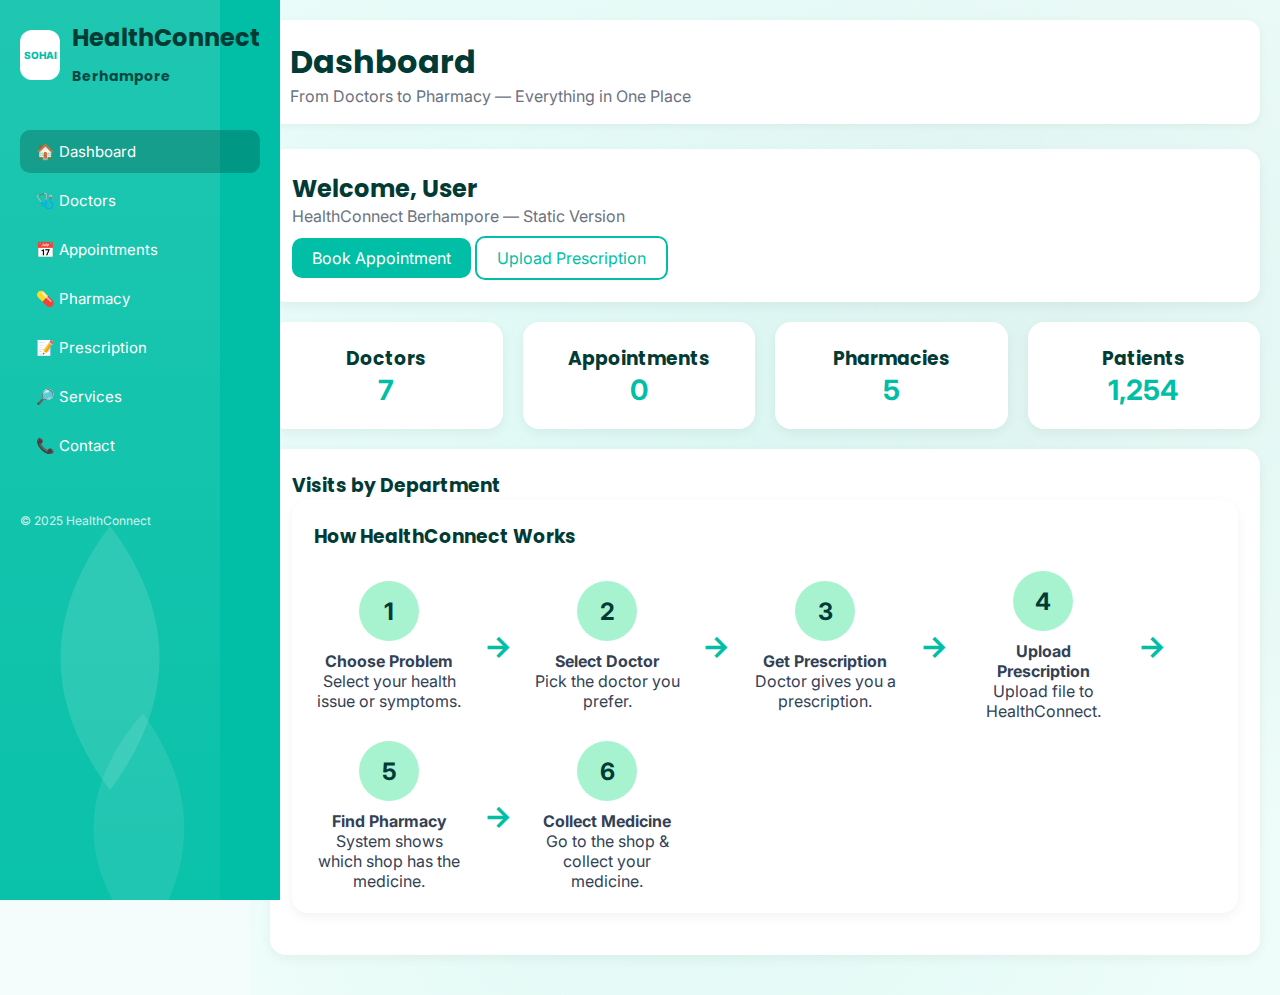
<file: index.html>
<!DOCTYPE html>
<html lang="en">
<head>
    <meta charset="UTF-8">
    <meta name="viewport" content="width=device-width, initial-scale=1.0">
    <title>HealthConnect Berhampore — Dashboard</title>

    
    <link href="https://fonts.googleapis.com/css2?family=Poppins:wght@600;700&family=Inter:wght@300;400;500;600&display=swap" rel="stylesheet">

   
    <link rel="stylesheet" href="css/style.css">
   <link rel="icon" type="image/png" href="photos/favicon1.png">


   

</head>

<body>

    
    <input type="checkbox" id="menu-toggle">

   
    <aside class="sidebar">
        <div class="brand">
            <div class="logo">SOHAI</div>
            <h2>HealthConnect<br><span>Berhampore</span></h2>
        </div>

        <nav class="menu">
            <a href="index.html" class="active">🏠 Dashboard</a>
            <a href="doctors.html">🩺 Doctors</a>
            <a href="appointments.html">📅 Appointments</a>
            <a href="pharmacy.html">💊 Pharmacy</a>
            <a href="prescription.html">📝 Prescription</a>
            <a href="services.html">🔎 Services</a>
            <a href="contact.html">📞 Contact</a>
        </nav>

        <p class="sidebar-footer">© 2025 HealthConnect</p>
    </aside>

    
    <main class="main-content">

       
        <header class="topbar">
            <label for="menu-toggle" class="menu-btn">☰</label>
            <div>
                <h1>Dashboard</h1>
                <p class="muted">From Doctors to Pharmacy — Everything in One Place</p>
            </div>
            
        </header>

        <section class="content-area">

            
            <div class="card welcome">
                <div>
                    <h2>Welcome, User</h2>
                    <p class="muted">HealthConnect Berhampore — Static Version</p>
                    <a href="appointments.html" class="btn">Book Appointment</a>
                    <a href="prescription.html" class="btn ghost">Upload Prescription</a>
                </div>

                
            </div>

          
            <div class="stats-grid">
                <div class="card stat">
                    <h3>Doctors</h3>
                    <p class="stat-number">7</p>
                </div>
                <div class="card stat">
                    <h3>Appointments</h3>
                    <p class="stat-number">0</p>
                </div>
                <div class="card stat">
                    <h3>Pharmacies</h3>
                    <p class="stat-number">5</p>
                </div>
                <div class="card stat">
                    <h3>Patients</h3>
                    <p class="stat-number">1,254</p>
                </div>
            </div>

            <div class="card">
                <h3>Visits by Department</h3>
                <div class="card flow-card">
    <h3>How HealthConnect Works</h3>

    <div class="flow-container">

        <div class="flow-step">
            <div class="flow-circle">1</div>
            <h4>Choose Problem</h4>
            <p>Select your health issue or symptoms.</p>
        </div>

        <div class="flow-arrow">→</div>

        <div class="flow-step">
            <div class="flow-circle">2</div>
            <h4>Select Doctor</h4>
            <p>Pick the doctor you prefer.</p>
        </div>

        <div class="flow-arrow">→</div>

        <div class="flow-step">
            <div class="flow-circle">3</div>
            <h4>Get Prescription</h4>
            <p>Doctor gives you a prescription.</p>
        </div>

        <div class="flow-arrow">→</div>

        <div class="flow-step">
            <div class="flow-circle">4</div>
            <h4>Upload Prescription</h4>
            <p>Upload file to HealthConnect.</p>
        </div>

        <div class="flow-arrow">→</div>

        <div class="flow-step">
            <div class="flow-circle">5</div>
            <h4>Find Pharmacy</h4>
            <p>System shows which shop has the medicine.</p>
        </div>

        <div class="flow-arrow">→</div>

        <div class="flow-step">
            <div class="flow-circle">6</div>
            <h4>Collect Medicine</h4>
            <p>Go to the shop & collect your medicine.</p>
        </div>

    </div>
</div>

            </div>

            

        </section>
    </main>

</body>
</html>
</file>
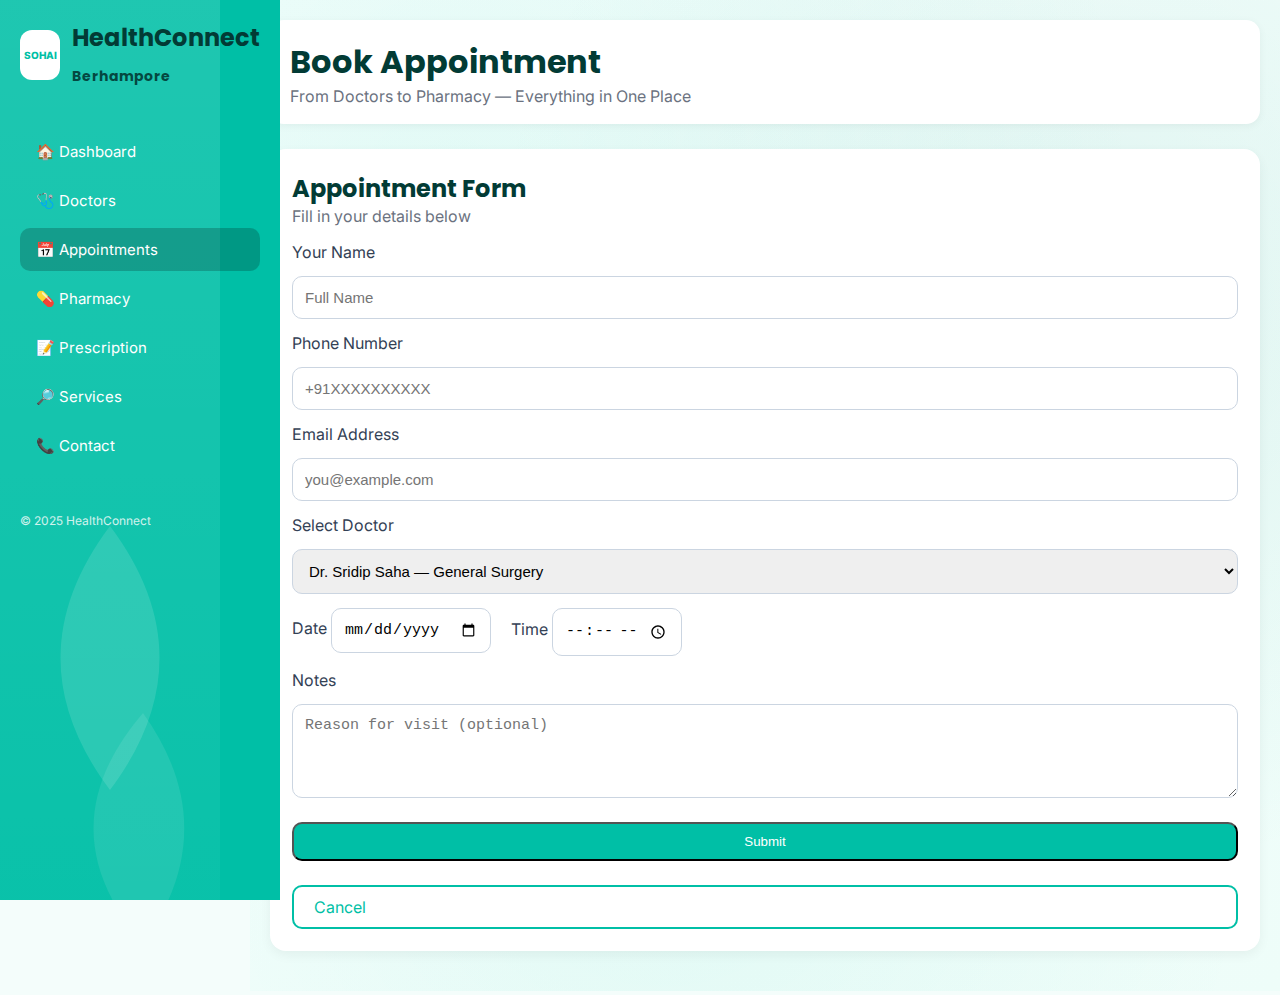
<file: appointments.html>
<!DOCTYPE html>
<html lang="en">
<head>
    <meta charset="UTF-8">
    <meta name="viewport" content="width=device-width, initial-scale=1.0">
    <title>HealthConnect — Appointments</title>

    
    <link href="https://fonts.googleapis.com/css2?family=Poppins:wght@600;700&family=Inter:wght@300;400;500;600&display=swap" rel="stylesheet">

  
    <link rel="stylesheet" href="css/style.css">
</head>

<body>

    <input type="checkbox" id="menu-toggle">

    
    <aside class="sidebar">
        <div class="brand">
            <div class="logo">SOHAI</div>
            <h2>HealthConnect<br><span>Berhampore</span></h2>
        </div>

        <nav class="menu">
            <a href="index.html">🏠 Dashboard</a>
            <a href="doctors.html">🩺 Doctors</a>
            <a href="appointments.html" class="active">📅 Appointments</a>
            <a href="pharmacy.html">💊 Pharmacy</a>
            <a href="prescription.html">📝 Prescription</a>
            <a href="services.html">🔎 Services</a>
            <a href="contact.html">📞 Contact</a>
        </nav>

        <p class="sidebar-footer">© 2025 HealthConnect</p>
    </aside>

    
    <main class="main-content">

        <header class="topbar">
            <label for="menu-toggle" class="menu-btn">☰</label>
            <div>
                <h1>Book Appointment</h1>
                <p class="muted">From Doctors to Pharmacy — Everything in One Place</p>
            </div>
            
        </header>

        <section class="content-area">

            <div class="card">
                <h2>Appointment Form</h2>
                <p class="muted">Fill in your details below</p>

                <form class="form-area">

                    <label>Your Name</label>
                    <input type="text" placeholder="Full Name">

                    <label>Phone Number</label>
                    <input type="text" placeholder="+91XXXXXXXXXX">

                    <label>Email Address</label>
                    <input type="email" placeholder="you@example.com">

                    <label>Select Doctor</label>
                    <select>
                        <option>Dr. Sridip Saha — General Surgery</option>
                        <option>Dr. Arka Das — Chest</option>
                        <option>Dr. D. J. Saha — Gynecologist</option>
                        <option>Dr. Dipanjan Bhattacharye — Medicine</option>
                        <option>Dr. Saikat Dey — Gynac Surgeon</option>
                        <option>Dr. Soumyajit Roy — Dermatologist</option>
                        <option>Dr. Tanmay Ray — Nephrologist</option>
                    </select>

                    <div class="two-cols">
                        <div>
                            <label>Date</label>
                            <input type="date">
                        </div>
                        <div>
                            <label>Time</label>
                            <input type="time">
                        </div>
                    </div>

                    <label>Notes</label>
                    <textarea rows="4" placeholder="Reason for visit (optional)"></textarea>

                    <button type="submit" class="btn">Submit</button>
                    <a href="index.html" class="btn ghost">Cancel</a>

                </form>
            </div>

            

        </section>
    </main>

</body>
</html>
</file>
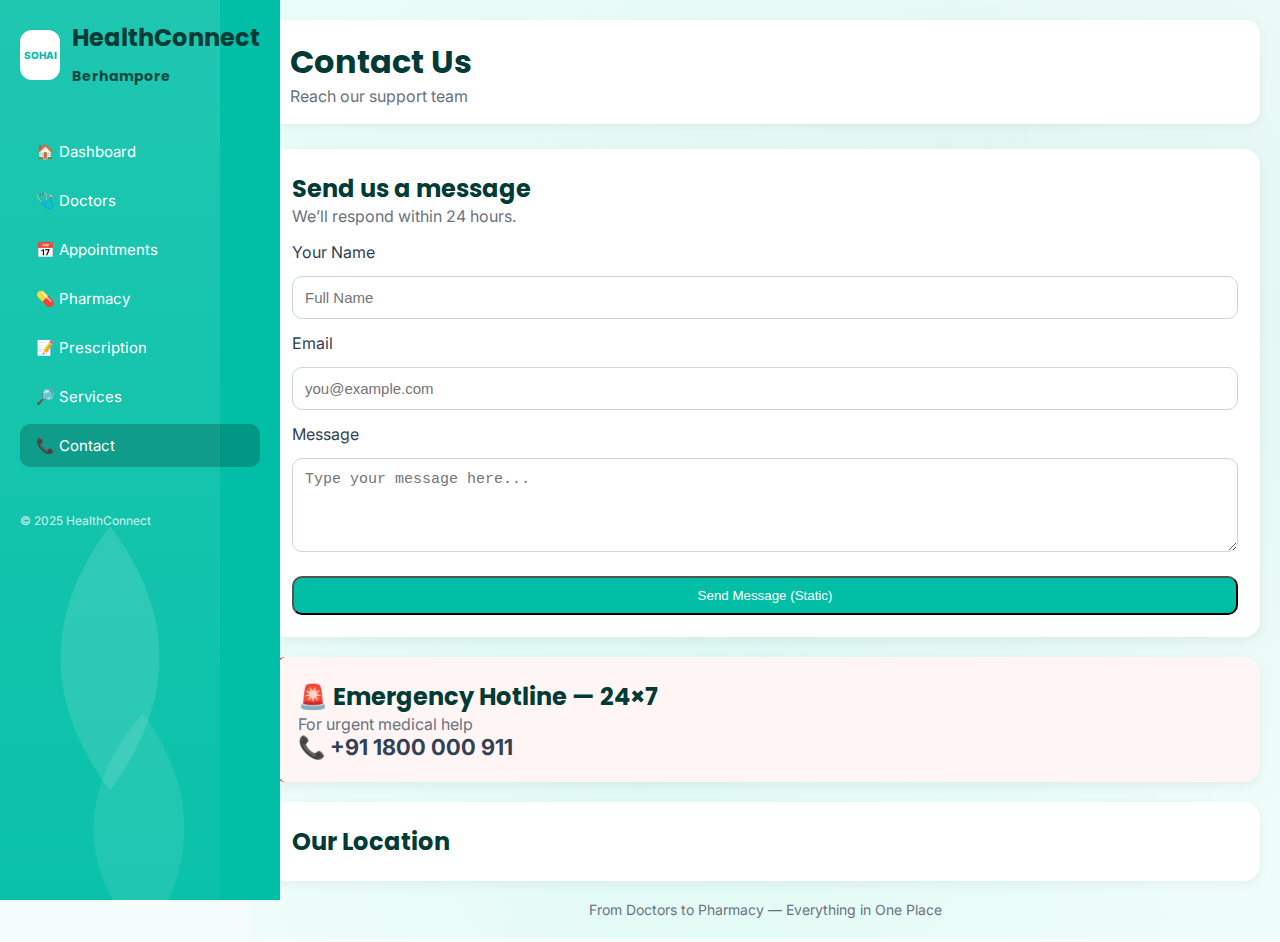
<file: contact.html>
<!DOCTYPE html>
<html lang="en">
<head>
    <meta charset="UTF-8">
    <meta name="viewport" content="width=device-width, initial-scale=1.0">
    <title>HealthConnect — Contact</title>

   
    <link href="https://fonts.googleapis.com/css2?family=Poppins:wght@600;700&family=Inter:wght@300;400;500;600&display=swap" rel="stylesheet">

    
    <link rel="stylesheet" href="css/style.css">
</head>

<body>

    <input type="checkbox" id="menu-toggle">

    
    <aside class="sidebar">
        <div class="brand">
            <div class="logo">SOHAI</div>
            <h2>HealthConnect<br><span>Berhampore</span></h2>
        </div>

        <nav class="menu">
            <a href="index.html">🏠 Dashboard</a>
            <a href="doctors.html">🩺 Doctors</a>
            <a href="appointments.html">📅 Appointments</a>
            <a href="pharmacy.html">💊 Pharmacy</a>
            <a href="prescription.html">📝 Prescription</a>
            <a href="services.html">🔎 Services</a>
            <a href="contact.html" class="active">📞 Contact</a>
        </nav>

        <p class="sidebar-footer">© 2025 HealthConnect</p>
    </aside>

   
    <main class="main-content">

        <header class="topbar">
            <label for="menu-toggle" class="menu-btn">☰</label>
            <div>
                <h1>Contact Us</h1>
                <p class="muted">Reach our support team</p>
            </div>
           
        </header>

        <section class="content-area">

            <div class="card">
                <h2>Send us a message</h2>
                <p class="muted">We’ll respond within 24 hours.</p>

                <form class="form-area">

                    <label>Your Name</label>
                    <input type="text" placeholder="Full Name">

                    <label>Email</label>
                    <input type="email" placeholder="you@example.com">

                    <label>Message</label>
                    <textarea rows="4" placeholder="Type your message here..."></textarea>

                    <button class="btn" type="submit">Send Message (Static)</button>
                </form>
            </div>

           
            <div class="card emergency">
                <h2>🚨 Emergency Hotline — 24×7</h2>
                <p class="muted">For urgent medical help</p>
                <p class="hotline">📞 +91 1800 000 911</p>
            </div>

            
            <div class="card">
                <h2>Our Location</h2>
                
            </div>

            <p class="footer muted">From Doctors to Pharmacy — Everything in One Place</p>

        </section>
    </main>

</body>
</html>
</file>
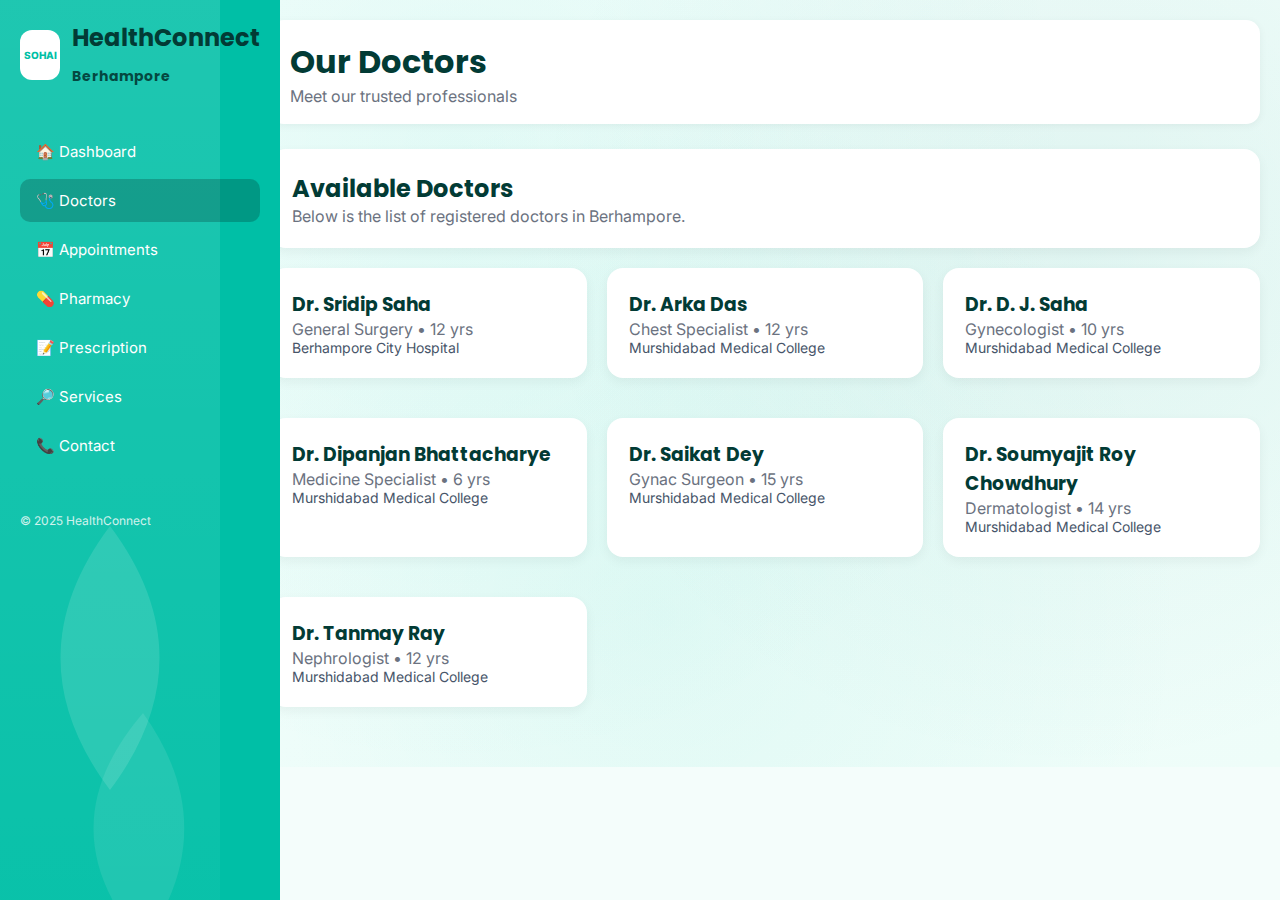
<file: doctors.html>
<!DOCTYPE html>
<html lang="en">

<head>
    <meta charset="UTF-8">
    <meta name="viewport" content="width=device-width, initial-scale=1.0">
    <title>HealthConnect — Doctors</title>


    <link
        href="https://fonts.googleapis.com/css2?family=Poppins:wght@600;700&family=Inter:wght@300;400;500;600&display=swap"
        rel="stylesheet">


    <link rel="stylesheet" href="css/style.css">
</head>

<body>

    <input type="checkbox" id="menu-toggle">


    <aside class="sidebar">
        <div class="brand">
            <div class="logo">SOHAI</div>
            <h2>HealthConnect<br><span>Berhampore</span></h2>
        </div>

        <nav class="menu">
            <a href="index.html">🏠 Dashboard</a>
            <a href="doctors.html" class="active">🩺 Doctors</a>
            <a href="appointments.html">📅 Appointments</a>
            <a href="pharmacy.html">💊 Pharmacy</a>
            <a href="prescription.html">📝 Prescription</a>
            <a href="services.html">🔎 Services</a>
            <a href="contact.html">📞 Contact</a>
        </nav>

        <p class="sidebar-footer">© 2025 HealthConnect</p>
    </aside>

    <main class="main-content">

        <header class="topbar">
            <label for="menu-toggle" class="menu-btn">☰</label>
            <div>
                <h1>Our Doctors</h1>
                <p class="muted">Meet our trusted professionals</p>
            </div>

        </header>

        <section class="content-area">

            <div class="card">
                <h2>Available Doctors</h2>
                <p class="muted">Below is the list of registered doctors in Berhampore.</p>
            </div>


            <div class="doctor-grid">


                <div class="card doctor-card">

                    <h3>Dr. Sridip Saha</h3>
                    <p class="muted">General Surgery • 12 yrs</p>
                    <p class="small">Berhampore City Hospital</p>
                </div>


                <div class="card doctor-card">

                    <h3>Dr. Arka Das</h3>
                    <p class="muted">Chest Specialist • 12 yrs</p>
                    <p class="small">Murshidabad Medical College</p>
                </div>


                <div class="card doctor-card">

                    <h3>Dr. D. J. Saha</h3>
                    <p class="muted">Gynecologist • 10 yrs</p>
                    <p class="small">Murshidabad Medical College</p>
                </div>


                <div class="card doctor-card">

                    <h3>Dr. Dipanjan Bhattacharye</h3>
                    <p class="muted">Medicine Specialist • 6 yrs</p>
                    <p class="small">Murshidabad Medical College</p>
                </div>


                <div class="card doctor-card">

                    <h3>Dr. Saikat Dey</h3>
                    <p class="muted">Gynac Surgeon • 15 yrs</p>
                    <p class="small">Murshidabad Medical College</p>
                </div>


                <div class="card doctor-card">

                    <h3>Dr. Soumyajit Roy Chowdhury</h3>
                    <p class="muted">Dermatologist • 14 yrs</p>
                    <p class="small">Murshidabad Medical College</p>
                </div>


                <div class="card doctor-card">

                    <h3>Dr. Tanmay Ray</h3>
                    <p class="muted">Nephrologist • 12 yrs</p>
                    <p class="small">Murshidabad Medical College</p>
                </div>

            </div>

            <p class="footer muted">
            </p>
        </section>
    </main>

    <script src="js/main.js"></script>
</body>

</html>
</file>
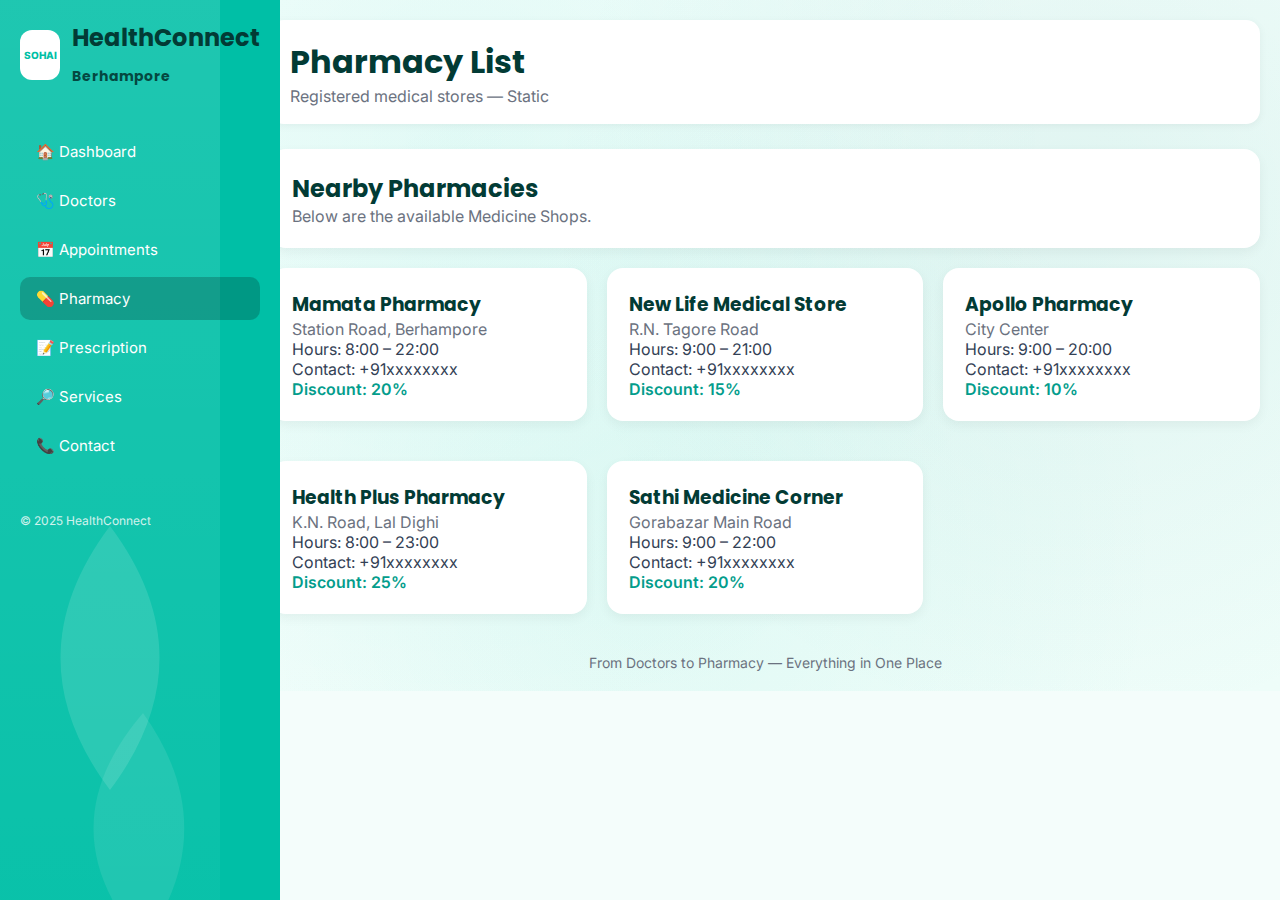
<file: pharmacy.html>
<!DOCTYPE html>
<html lang="en">
<head>
    <meta charset="UTF-8">
    <meta name="viewport" content="width=device-width, initial-scale=1.0">
    <title>HealthConnect — Pharmacy</title>

   
    <link href="https://fonts.googleapis.com/css2?family=Poppins:wght@600;700&family=Inter:wght@300;400;500;600&display=swap" rel="stylesheet">

   
    <link rel="stylesheet" href="css/style.css">
</head>

<body>

    <input type="checkbox" id="menu-toggle">

    
    <aside class="sidebar">
        <div class="brand">
            <div class="logo">SOHAI</div>
            <h2>HealthConnect<br><span>Berhampore</span></h2>
        </div>

        <nav class="menu">
            <a href="index.html">🏠 Dashboard</a>
            <a href="doctors.html">🩺 Doctors</a>
            <a href="appointments.html">📅 Appointments</a>
            <a href="pharmacy.html" class="active">💊 Pharmacy</a>
            <a href="prescription.html">📝 Prescription</a>
            <a href="services.html">🔎 Services</a>
            <a href="contact.html">📞 Contact</a>
        </nav>

        <p class="sidebar-footer">© 2025 HealthConnect</p>
    </aside>

    
    <main class="main-content">

        <header class="topbar">
            <label for="menu-toggle" class="menu-btn">☰</label>
            <div>
                <h1>Pharmacy List</h1>
                <p class="muted">Registered medical stores — Static</p>
            </div>
            
        </header>

        <section class="content-area">

            <div class="card">
                <h2>Nearby Pharmacies</h2>
                <p class="muted">Below are the available Medicine Shops.</p>
            </div>

           
            <div class="pharmacy-grid">

               
                <div class="card pharmacy-card">
                   
                    <h3>Mamata Pharmacy</h3>
                    <p class="muted">Station Road, Berhampore</p>
                    <p>Hours: 8:00 – 22:00</p>
                    <p>Contact: +91xxxxxxxx</p>
                    <p class="discount">Discount: 20%</p>
                </div>

                
                <div class="card pharmacy-card">
                    
                    <h3>New Life Medical Store</h3>
                    <p class="muted">R.N. Tagore Road</p>
                    <p>Hours: 9:00 – 21:00</p>
                    <p>Contact: +91xxxxxxxx</p>
                    <p class="discount">Discount: 15%</p>
                </div>

               
                <div class="card pharmacy-card">
                    
                    <h3>Apollo Pharmacy</h3>
                    <p class="muted">City Center</p>
                    <p>Hours: 9:00 – 20:00</p>
                    <p>Contact: +91xxxxxxxx</p>
                    <p class="discount">Discount: 10%</p>
                </div>

               
                <div class="card pharmacy-card">
                   
                    <h3>Health Plus Pharmacy</h3>
                    <p class="muted">K.N. Road, Lal Dighi</p>
                    <p>Hours: 8:00 – 23:00</p>
                    <p>Contact: +91xxxxxxxx</p>
                    <p class="discount">Discount: 25%</p>
                </div>

              
                <div class="card pharmacy-card">
                   
                    <h3>Sathi Medicine Corner</h3>
                    <p class="muted">Gorabazar Main Road</p>
                    <p>Hours: 9:00 – 22:00</p>
                    <p>Contact: +91xxxxxxxx</p>
                    <p class="discount">Discount: 20%</p>
                </div>

            </div>

            <p class="footer muted">From Doctors to Pharmacy — Everything in One Place</p>

        </section>
    </main>

</body>
</html>
</file>
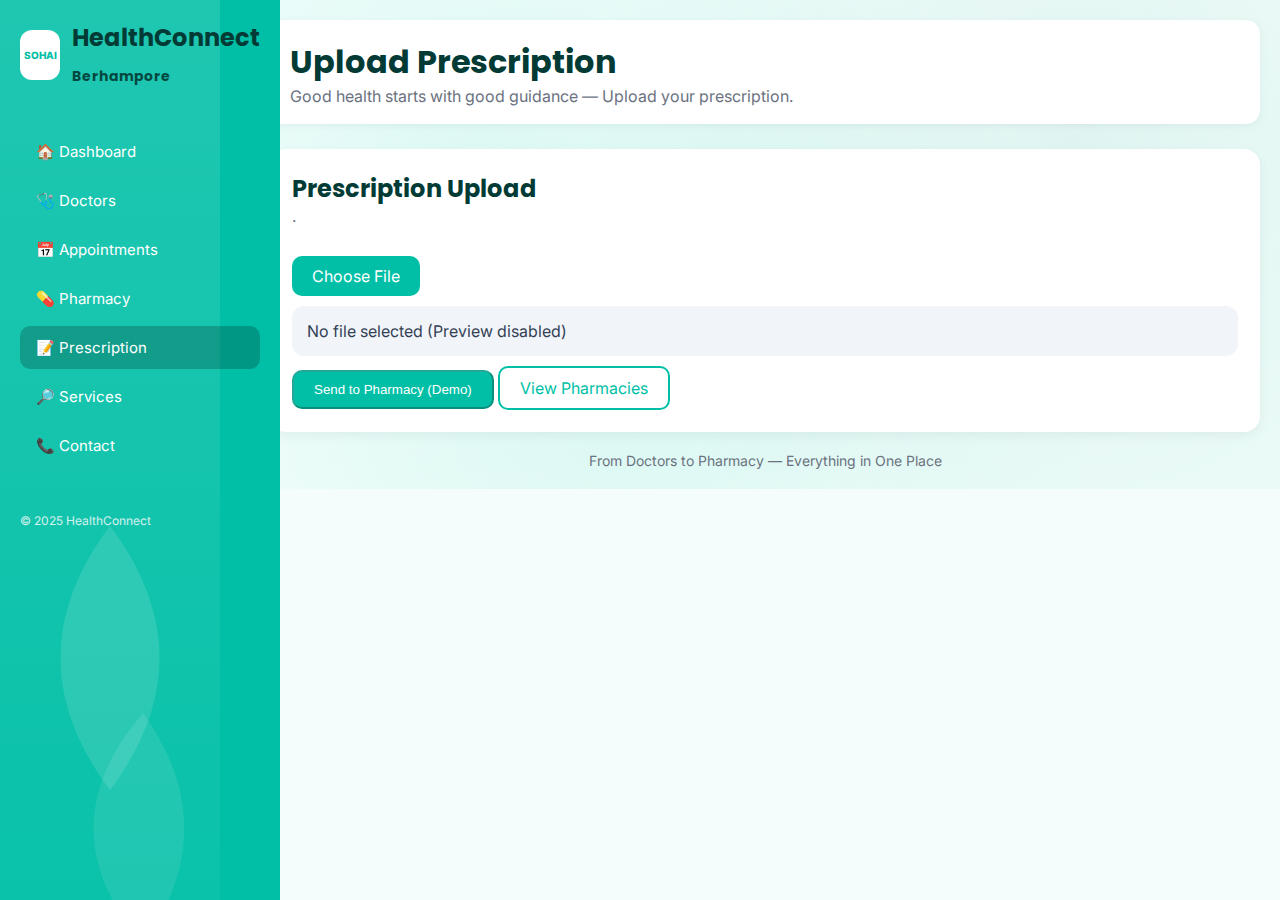
<file: prescription.html>
<!DOCTYPE html>
<html lang="en">
<head>
    <meta charset="UTF-8">
    <meta name="viewport" content="width=device-width, initial-scale=1.0">
    <title>HealthConnect — Prescription (Demo)</title>

  
    <link href="https://fonts.googleapis.com/css2?family=Poppins:wght@600;700&family=Inter:wght@300;400;500;600&display=swap" rel="stylesheet">

   
    <link rel="stylesheet" href="css/style.css">
</head>

<body>

    <input type="checkbox" id="menu-toggle">


    <aside class="sidebar">
        <div class="brand">
            <div class="logo">SOHAI</div>
            <h2>HealthConnect<br><span>Berhampore</span></h2>
        </div>

        <nav class="menu">
            <a href="index.html">🏠 Dashboard</a>
            <a href="doctors.html">🩺 Doctors</a>
            <a href="appointments.html">📅 Appointments</a>
            <a href="pharmacy.html">💊 Pharmacy</a>
            <a href="prescription.html" class="active">📝 Prescription</a>
            <a href="services.html">🔎 Services</a>
            <a href="contact.html">📞 Contact</a>
        </nav>

        <p class="sidebar-footer">© 2025 HealthConnect</p>
    </aside>

 
    <main class="main-content">

        <header class="topbar">
            <label for="menu-toggle" class="menu-btn">☰</label>
            <div>
                <h1>Upload Prescription</h1>
                <p class="muted">Good health starts with good guidance — Upload your prescription.</p>
            </div>
           
        </header>

        <section class="content-area">

            <div class="card">
                <h2>Prescription Upload </h2>
                <p class="muted">.</p>

                <div class="prescription-upload-box">

                    <label class="btn" for="rx-file">Choose File</label>
                    <input type="file" id="rx-file" style="display:none;">

                    <div class="file-preview-static">
                        <p>No file selected (Preview disabled)</p>
                    </div>

                    <button class="btn" disabled>Send to Pharmacy (Demo)</button>
                    <a href="pharmacy.html" class="btn ghost">View Pharmacies</a>

                </div>

            </div>

            <p class="footer muted">From Doctors to Pharmacy — Everything in One Place</p>

        </section>
    </main>

</body>
</html>
</file>
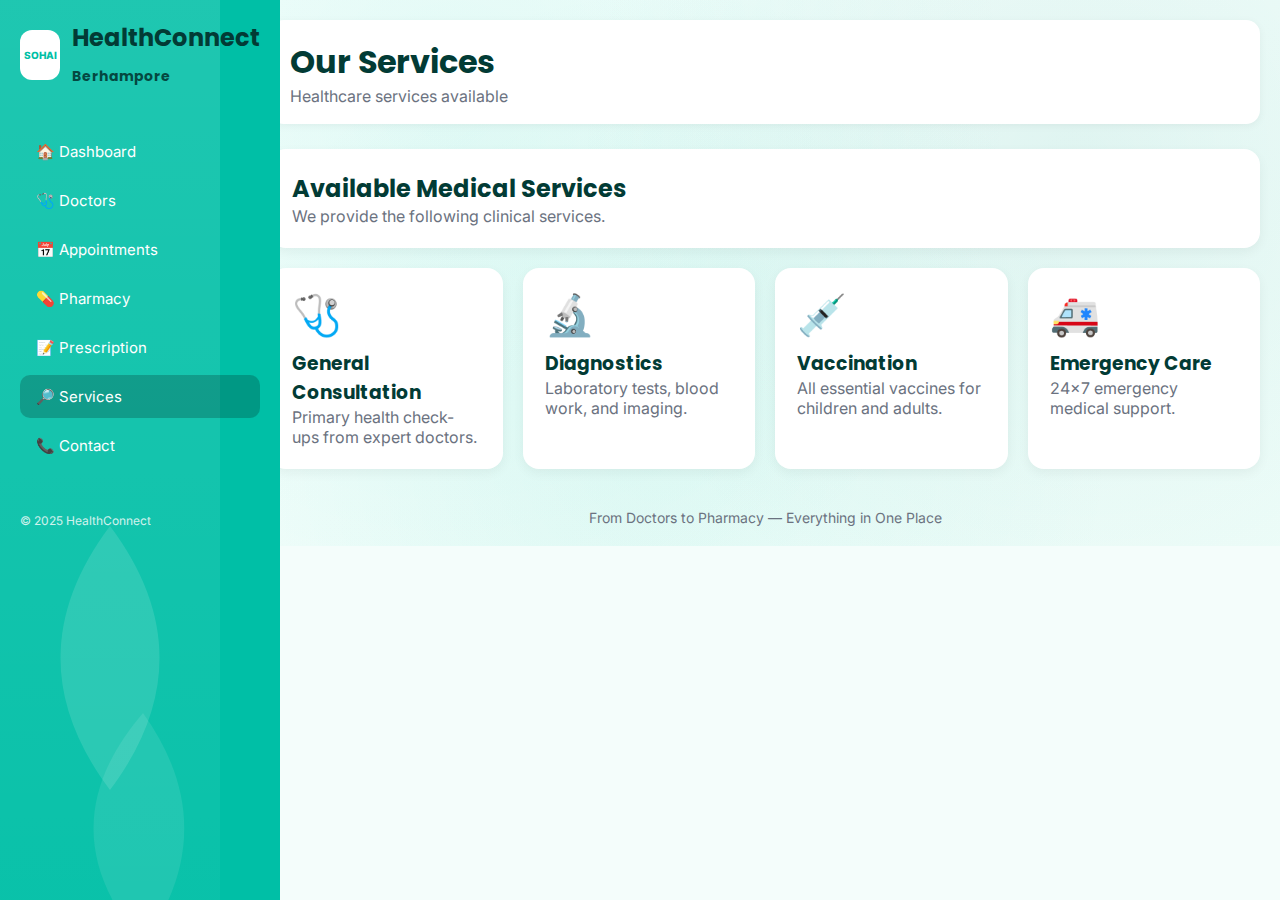
<file: services.html>
<!DOCTYPE html>
<html lang="en">

<head>
    <meta charset="UTF-8">
    <meta name="viewport" content="width=device-width, initial-scale=1.0">
    <title>HealthConnect — Services</title>


    <link
        href="https://fonts.googleapis.com/css2?family=Poppins:wght@600;700&family=Inter:wght@300;400;500;600&display=swap"
        rel="stylesheet">


    <link rel="stylesheet" href="css/style.css">
</head>

<body>

    <input type="checkbox" id="menu-toggle">


    <aside class="sidebar">
        <div class="brand">
            <div class="logo">SOHAI</div>
            <h2>HealthConnect<br><span>Berhampore</span></h2>
        </div>

        <nav class="menu">
            <a href="index.html">🏠 Dashboard</a>
            <a href="doctors.html">🩺 Doctors</a>
            <a href="appointments.html">📅 Appointments</a>
            <a href="pharmacy.html">💊 Pharmacy</a>
            <a href="prescription.html">📝 Prescription</a>
            <a href="services.html" class="active">🔎 Services</a>
            <a href="contact.html">📞 Contact</a>
        </nav>

        <p class="sidebar-footer">© 2025 HealthConnect</p>
    </aside>


    <main class="main-content">

        <header class="topbar">
            <label for="menu-toggle" class="menu-btn">☰</label>
            <div>
                <h1>Our Services</h1>
                <p class="muted">Healthcare services available</p>
            </div>

        </header>

        <section class="content-area">

            <div class="card">
                <h2>Available Medical Services</h2>
                <p class="muted">We provide the following clinical services.</p>
            </div>


            <div class="services-grid">

                <div class="card service-card">
                    <div class="service-icon">🩺</div>
                    <h3>General Consultation</h3>
                    <p class="muted">Primary health check-ups from expert doctors.</p>
                </div>

                <div class="card service-card">
                    <div class="service-icon">🔬</div>
                    <h3>Diagnostics</h3>
                    <p class="muted">Laboratory tests, blood work, and imaging.</p>
                </div>

                <div class="card service-card">
                    <div class="service-icon">💉</div>
                    <h3>Vaccination</h3>
                    <p class="muted">All essential vaccines for children and adults.</p>
                </div>

                <div class="card service-card">
                    <div class="service-icon">🚑</div>
                    <h3>Emergency Care</h3>
                    <p class="muted">24×7 emergency medical support.</p>
                </div>

            </div>

            <p class="footer muted">From Doctors to Pharmacy — Everything in One Place</p>

        </section>
    </main>

    <script src="js/main.js"></script>
</body>

</html>
</file>
<file: css/style.css>
* {
    margin: 0;
    padding: 0;
    box-sizing: border-box;
}

body {
    font-family: 'Inter', sans-serif;
    background: #f4fdfb;
    color: #334155;
    display: flex;
}

h1, h2, h3 {
    font-family: 'Poppins', sans-serif;
    color: #023b35;
}

.muted {
    color: #6b7280;
}

.small {
    font-size: 14px;
    color: #475569;
}

a {
    text-decoration: none;
}


#menu-toggle {
    display: none;
}

/* .sidebar {
    width: 280px;
    background: #00BFA6;
    color: white;
    min-height: 100vh;
    padding: 20px;
    position: fixed;
    left: 0;
    top: 0;
    transition: transform .3s ease; */
.sidebar {
    width: 280px;
    color: white;
    min-height: 100vh;
    padding: 20px;
    position: fixed;
    left: 0;
    top: 0;
    transition: transform .3s ease;

    
    background-color: #00bfa6;

 
    background-image: 
        linear-gradient(
            rgba(255,255,255,0.12) 0%, 
            rgba(255,255,255,0.04) 100%
        ),
        url("data:image/svg+xml;utf8,\
            <svg width='200' height='350' xmlns='http://www.w3.org/2000/svg'>\
                <path d='M100 10 C40 90 40 170 100 250 C160 170 160 90 100 10 Z' fill=\"rgba(255,255,255,0.12)\"/>\
                <path d='M130 180 C70 250 70 320 130 390 C180 320 180 250 130 180 Z' fill=\"rgba(255,255,255,0.09)\"/>\
            </svg>"
        );
        
    background-repeat: no-repeat;
    background-position: bottom left;
    background-size: 220px;
}




.logo {
    background: white;
    color: #00BFA6;
    font-weight: 800;
    width: 50px;
    height: 50px;
    display: flex;
    align-items: center;
    justify-content: center;
    border-radius: 12px;
    font-size: 10px;
}

.brand {
    display: flex;
    align-items: center;
    gap: 12px;
}

.brand h2 span {
    font-size: 14px;
    opacity: .9;
}

.menu {
    display: flex;
    flex-direction: column;
    margin-top: 40px;
}

.menu a {
    color: white;
    padding: 12px 16px;
    border-radius: 10px;
    margin-bottom: 6px;
    font-size: 15px;
    transition: .2s;
}

.menu a:hover {
    background: rgba(255,255,255,0.2);
}

.menu .active {
    background: rgba(0,0,0,0.2);
}

.sidebar-footer {
    margin-top: 40px;
    font-size: 12px;
    opacity: .8;
}


/* Sidebar toggle for mobile */
@media(max-width: 900px) {
    .sidebar {
        transform: translateX(-100%);
    }
    #menu-toggle:checked ~ .sidebar {
        transform: translateX(0);
    }
}

.main-content {
    margin-left: 250px;
    padding: 20px;
    width: 100%;


    background:
        radial-gradient(circle at 20% 20%, rgba(0,191,166,0.08), transparent 60%),
        radial-gradient(circle at 80% 30%, rgba(0,130,120,0.08), transparent 55%),
        radial-gradient(circle at 40% 80%, rgba(0,191,166,0.07), transparent 60%),
        linear-gradient(to bottom right, #f6fffd, #eefdf9);
}


.topbar {
    background: white;
    padding: 18px 20px;
    border-radius: 14px;
    display: flex;
    align-items: center;
    justify-content: space-between;
    margin-bottom: 25px;
    box-shadow: 0 2px 8px rgba(0,0,0,0.05);
}

.menu-btn {
    display: none;
    font-size: 24px;
    cursor: pointer;
}

@media(max-width: 900px) {
    .menu-btn {
        display: block;
        margin-right: 12px;
    }
}

.avatar {
    width: 42px;
    border-radius: 50%;
}


.card {
    background: white;
    padding: 22px;
    border-radius: 16px;
    margin-bottom: 20px;
    box-shadow: 0 4px 12px rgba(0,0,0,0.05);
}

.welcome {
    display: flex;
    justify-content: space-between;
    align-items: center;
}

.welcome-img {
    width: 120px;
}

.stat {
    text-align: center;
}

.stat-number {
    font-size: 28px;
    font-weight: 700;
    color: #00BFA6;
}


.btn {
    padding: 10px 20px;
    background: #00BFA6;
    color: white;
    border-radius: 10px;
    display: inline-block;
    margin-top: 10px;
}

.btn:hover {
    background: #029d8c;
}

.btn.ghost {
    background: white;
    color: #00BFA6;
    border: 2px solid #00BFA6;
}

.btn.ghost:hover {
    background: #00BFA6;
    color: white;
}



/* Dashboard Stat Grid */
.stats-grid {
    display: grid;
    grid-template-columns: repeat(auto-fit,minmax(200px,1fr));
    gap: 20px;
}

/* Doctors Grid */
.doctor-grid {
    display: grid;
    grid-template-columns: repeat(auto-fit,minmax(240px,1fr));
    gap: 20px;
}

.doctor-img {
    width: 70px;
    margin-bottom: 10px;
}

/* Pharmacy Grid */
.pharmacy-grid {
    display: grid;
    grid-template-columns: repeat(auto-fit,minmax(260px,1fr));
    gap: 20px;
}

.pharmacy-img {
    width: 65px;
    margin-bottom: 10px;
}

.discount {
    font-weight: 600;
    color: #039d8c;
}

/* Services Grid */
.services-grid {
    display: grid;
    grid-template-columns: repeat(auto-fit,minmax(230px,1fr));
    gap: 20px;
}

.service-icon {
    font-size: 40px;
    margin-bottom: 10px;
}


.bar-chart {
    display: flex;
    gap: 15px;
    align-items: flex-end;
    height: 150px;
    margin-top: 20px;
}

.bar {
    width: 40px;
    background: #A7F3D0;
    border-radius: 8px;
    position: relative;
    display: flex;
    justify-content: center;
}

.bar span {
    position: absolute;
    bottom: -22px;
    font-size: 12px;
    color: #475569;
}


.form-area {
    display: flex;
    flex-direction: column;
    gap: 14px;
    margin-top: 16px;
}

input, select, textarea {
    padding: 12px;
    border-radius: 10px;
    border: 1px solid #cbd5e1;
    font-size: 15px;
}

input:focus, select:focus, textarea:focus {
    border-color: #00BFA6;
    outline: none;
}

.two-cols {
    display: flex;
    gap: 20px;
}

@media(max-width: 600px) {
    .two-cols {
        flex-direction: column;
    }
}


.prescription-upload-box {
    margin-top: 20px;
}

.file-preview-static {
    padding: 15px;
    background: #f1f5f9;
    border-radius: 12px;
    margin-top: 10px;
}


.emergency {
    background: #FFF5F5;
    border-left: 6px solid #ef4444;
}

.hotline {
    font-size: 22px;
    font-weight: 700;
}

.map-img {
    width: 100%;
    border-radius: 12px;
}

/* Footer */
.footer {
    text-align: center;
    margin-top: 20px;
    font-size: 14px;
}
/* Flow Diagram */
.flow-card h3 {
    margin-bottom: 20px;
}

.flow-container {
    display: flex;
    flex-wrap: wrap;
    gap: 20px;
    align-items: center;
}

.flow-step {
    text-align: center;
    max-width: 150px;
}

.flow-circle {
    width: 60px;
    height: 60px;
    background: #A7F3D0;
    border-radius: 50%;
    display: flex;
    align-items: center;
    justify-content: center;
    font-size: 24px;
    font-weight: 700;
    margin: 0 auto 10px;
    color: #023b35;
}

.flow-arrow {
    font-size: 30px;
    color: #00BFA6;
    font-weight: 700;
}

@media(max-width: 600px) {
    .flow-container {
        flex-direction: column;
    }
    .flow-arrow {
        transform: rotate(90deg);
    }
}



/* --- Interactive Elements (Crazy Mode) --- */

/* Toast Notifications */
.toast-container {
    position: fixed;
    bottom: 20px;
    right: 20px;
    display: flex;
    flex-direction: column;
    gap: 10px;
    z-index: 1000;
}

.toast {
    background: white;
    padding: 16px 20px;
    border-radius: 12px;
    box-shadow: 0 10px 30px rgba(0,0,0,0.15);
    border-left: 5px solid #00BFA6;
    display: flex;
    align-items: center;
    gap: 12px;
    animation: slideIn 0.4s cubic-bezier(0.175, 0.885, 0.32, 1.275) forwards;
    transform: translateX(100%);
    opacity: 0;
    min-width: 300px;
}

.toast.error {
    border-left-color: #ef4444;
}

.toast h4 {
    margin: 0;
    font-size: 16px;
    color: #334155;
}

.toast p {
    margin: 0;
    font-size: 14px;
    color: #64748b;
}

@keyframes slideIn {
    to {
        transform: translateX(0);
        opacity: 1;
    }
}

@keyframes slideOut {
    to {
        transform: translateX(120%);
        opacity: 0;
    }
}

/* Drag & Drop Zone Active State */
.prescription-upload-box.drag-active {
    border: 3px dashed #00BFA6;
    background: rgba(0, 191, 166, 0.05);
    transform: scale(1.02);
}

/* Progress Bar */
.progress-container {
    width: 100%;
    height: 6px;
    background: #e2e8f0;
    border-radius: 10px;
    margin-top: 15px;
    overflow: hidden;
    display: none; /* Hidden by default */
}

.progress-bar {
    height: 100%;
    width: 0%;
    background: #00BFA6;
    border-radius: 10px;
    transition: width 0.1s linear;
}

.check-animation {
    display: inline-block;
    width: 24px;
    height: 24px;
    background: #00BFA6;
    color: white;
    border-radius: 50%;
    text-align: center;
    line-height: 24px;
    font-weight: bold;
    animation: popIn 0.3s ease;
}

@keyframes popIn {
    0% { transform: scale(0); }
    80% { transform: scale(1.2); }
    100% { transform: scale(1); }
}

/* Confetti-like nice animation for success */
@keyframes celebrate {
    0% { transform: translateY(0) rotate(0); opacity: 1; }
    100% { transform: translateY(-100px) rotate(360deg); opacity: 0; }
}
</file>
